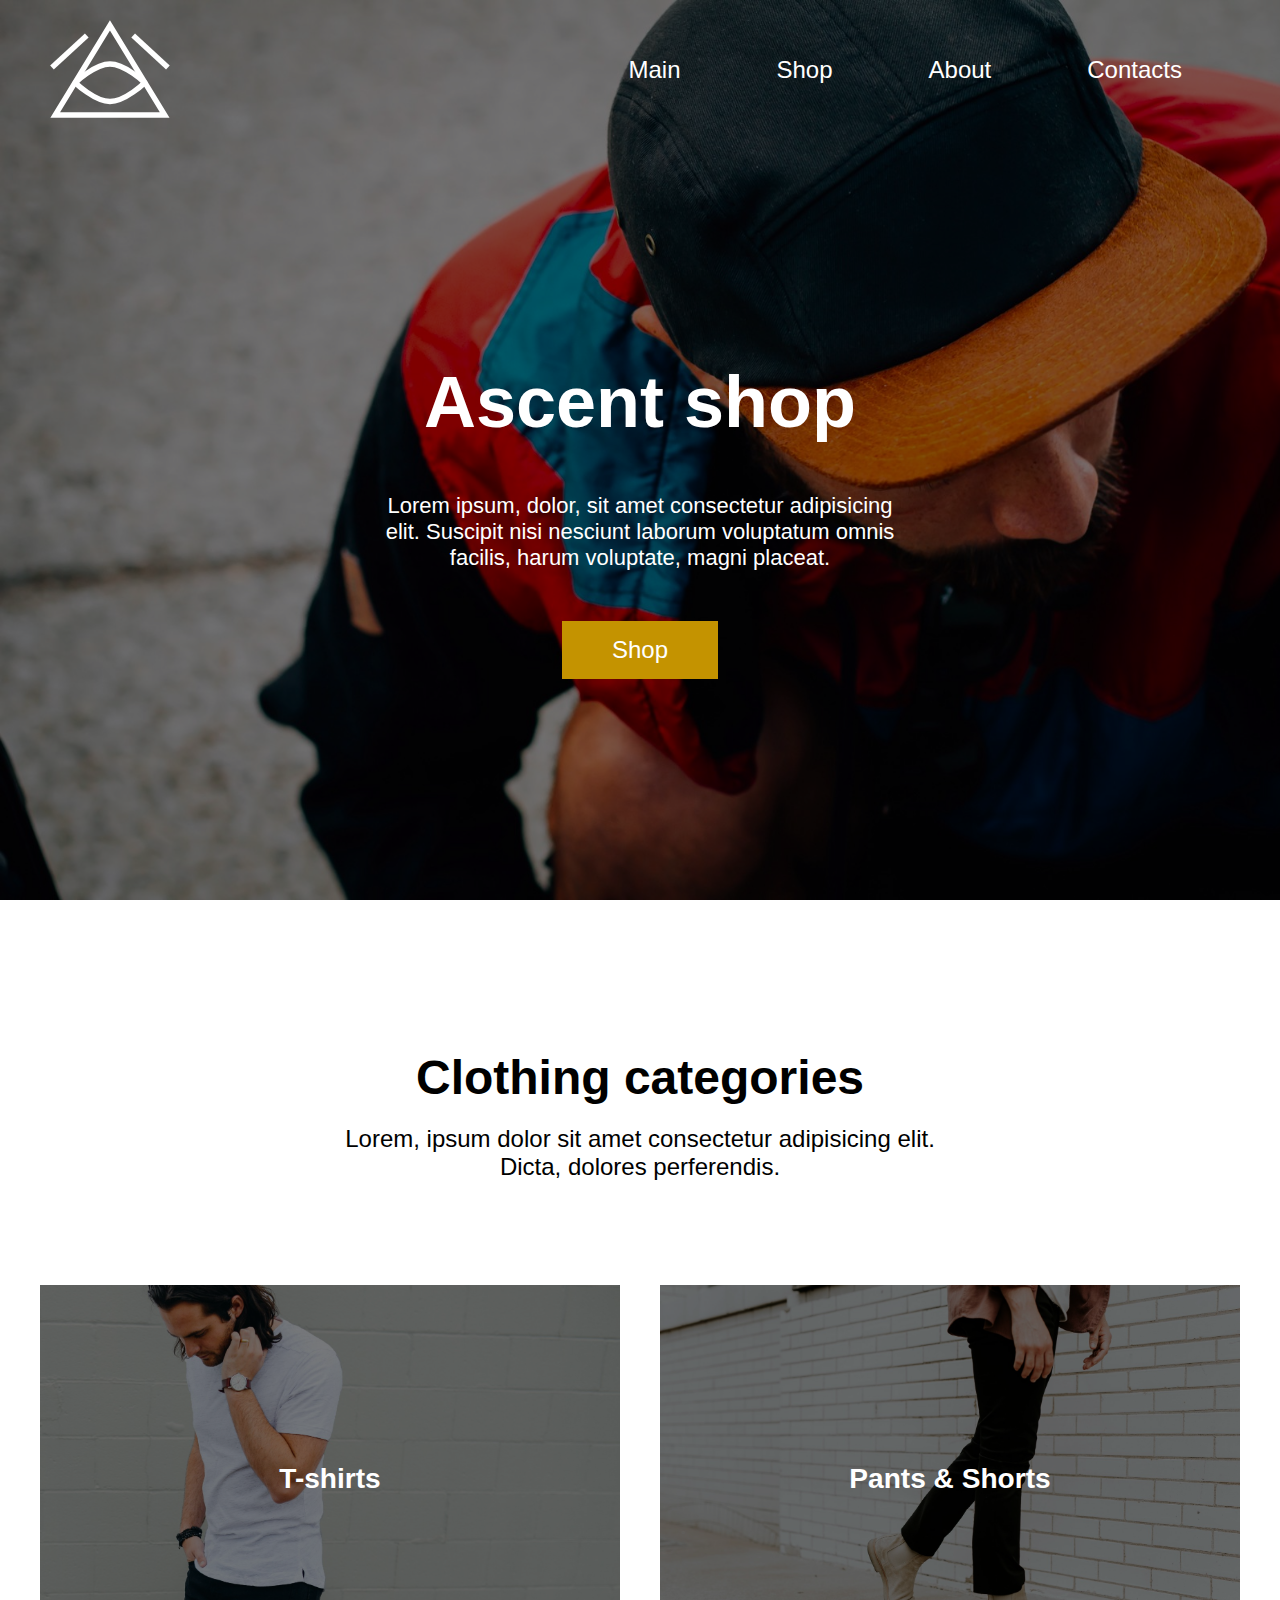
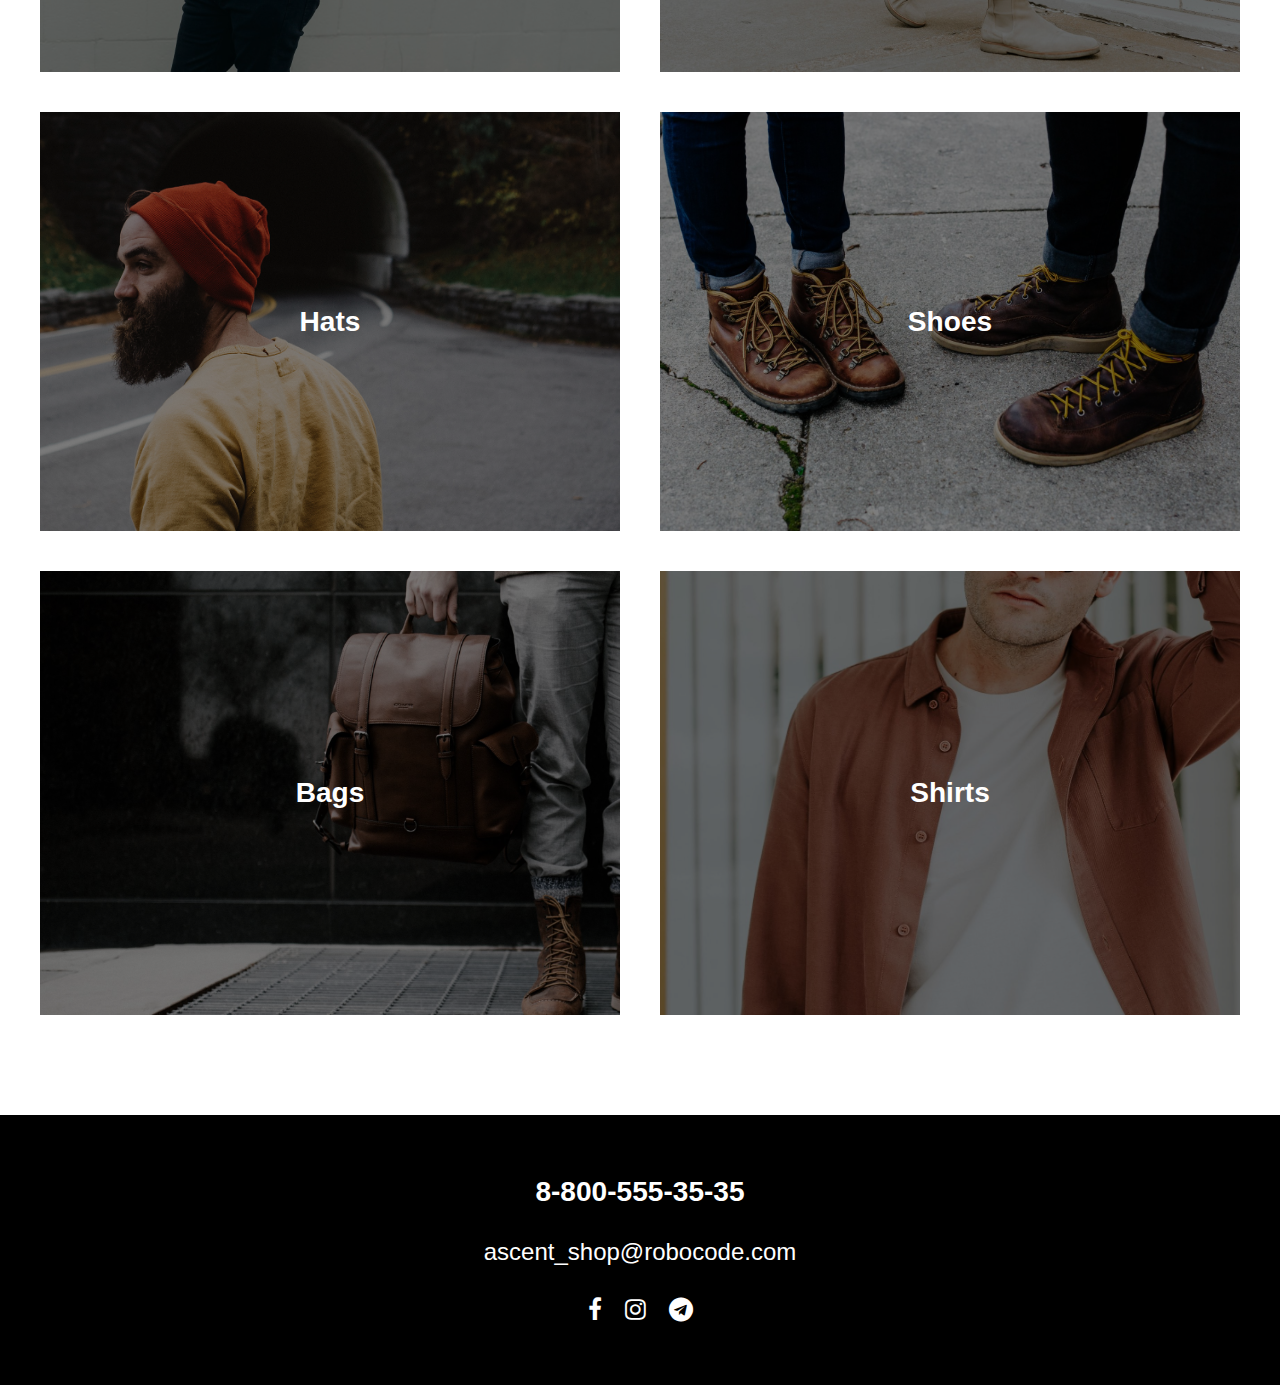
<file: index.html>
<!DOCTYPE html>
<html>
<head>
	<title>Grid-shop</title>
	<link rel="stylesheet" href="https://maxcdn.bootstrapcdn.com/font-awesome/4.7.0/css/font-awesome.min.css">
	<link rel="stylesheet" type="text/css" href="styleMain.css">
</head>
<body>
	<div class="main-grid">
		<header>
			<nav>
				<img class="logo" src="images/logo.svg">
				<div class="menu">
					<ul>
						<li><a href="index.html">Main</a></li>
						<li><a href="shop.html">Shop</a></li>
						<li><a href="about.html">About</a></li>
						<li><a href="contacts.html">Contacts</a></li>
					</ul>
				</div>
			</nav>

			<div class="banner">
				<h1>Ascent shop</h1>
				<p>Lorem ipsum, dolor, sit amet consectetur adipisicing elit. Suscipit nisi nesciunt laborum voluptatum omnis facilis, harum voluptate, magni placeat.</p>
				<a href="">
					<div class="button">
						Shop
					</div>
				</a>
			</div>			
		</header>

		<section class="clothes">
			<h1>Clothing categories</h1>
			<p>Lorem, ipsum dolor sit amet consectetur adipisicing elit. <br>Dicta, dolores perferendis.</p>
		</section>
		<div class="tiles">
			<div class="item">
				<img class="item_img" src="images/T-shirts.jpg">
				<div class="item_overlay">
					<h3>T-shirts</h3>
				</div>
			</div>
			<div class="item">
				<img class="item_img" src="images/Pants.jpg">
				<div class="item_overlay">
					<h3>Pants & Shorts</h3>
				</div>
			</div>
			<div class="item">
				<img class="item_img" src="images/Hats.jpg">
				<div class="item_overlay">
					<h3>Hats</h3>
				</div>
			</div>
			<div class="item">
				<img class="item_img" src="images/Shoes.jpg">
				<div class="item_overlay">
					<h3>Shoes</h3>
				</div>
			</div>
			<div class="item">
				<img class="item_img" src="images/Bags.jpg">
				<div class="item_overlay">
					<h3>Bags</h3>
				</div>
			</div>
			<div class="item">
				<img class="item_img" src="images/Shirts.jpg">
				<div class="item_overlay">
					<h3>Shirts</h3>
				</div>
			</div>
		</div>

		<footer>
			<h3>8-800-555-35-35</h3>
			<p>ascent_shop@robocode.com</p>
			<div class="social_contacts">
				<a href="#"><i class="fa fa-facebook"></i></a>
				<a href="#"><i class="fa fa-instagram"></i></a>
				<a href="#"><i class="fa fa-telegram"></i></a>
			</div>
		</footer>
	</div>
</body>
</html>
</file>
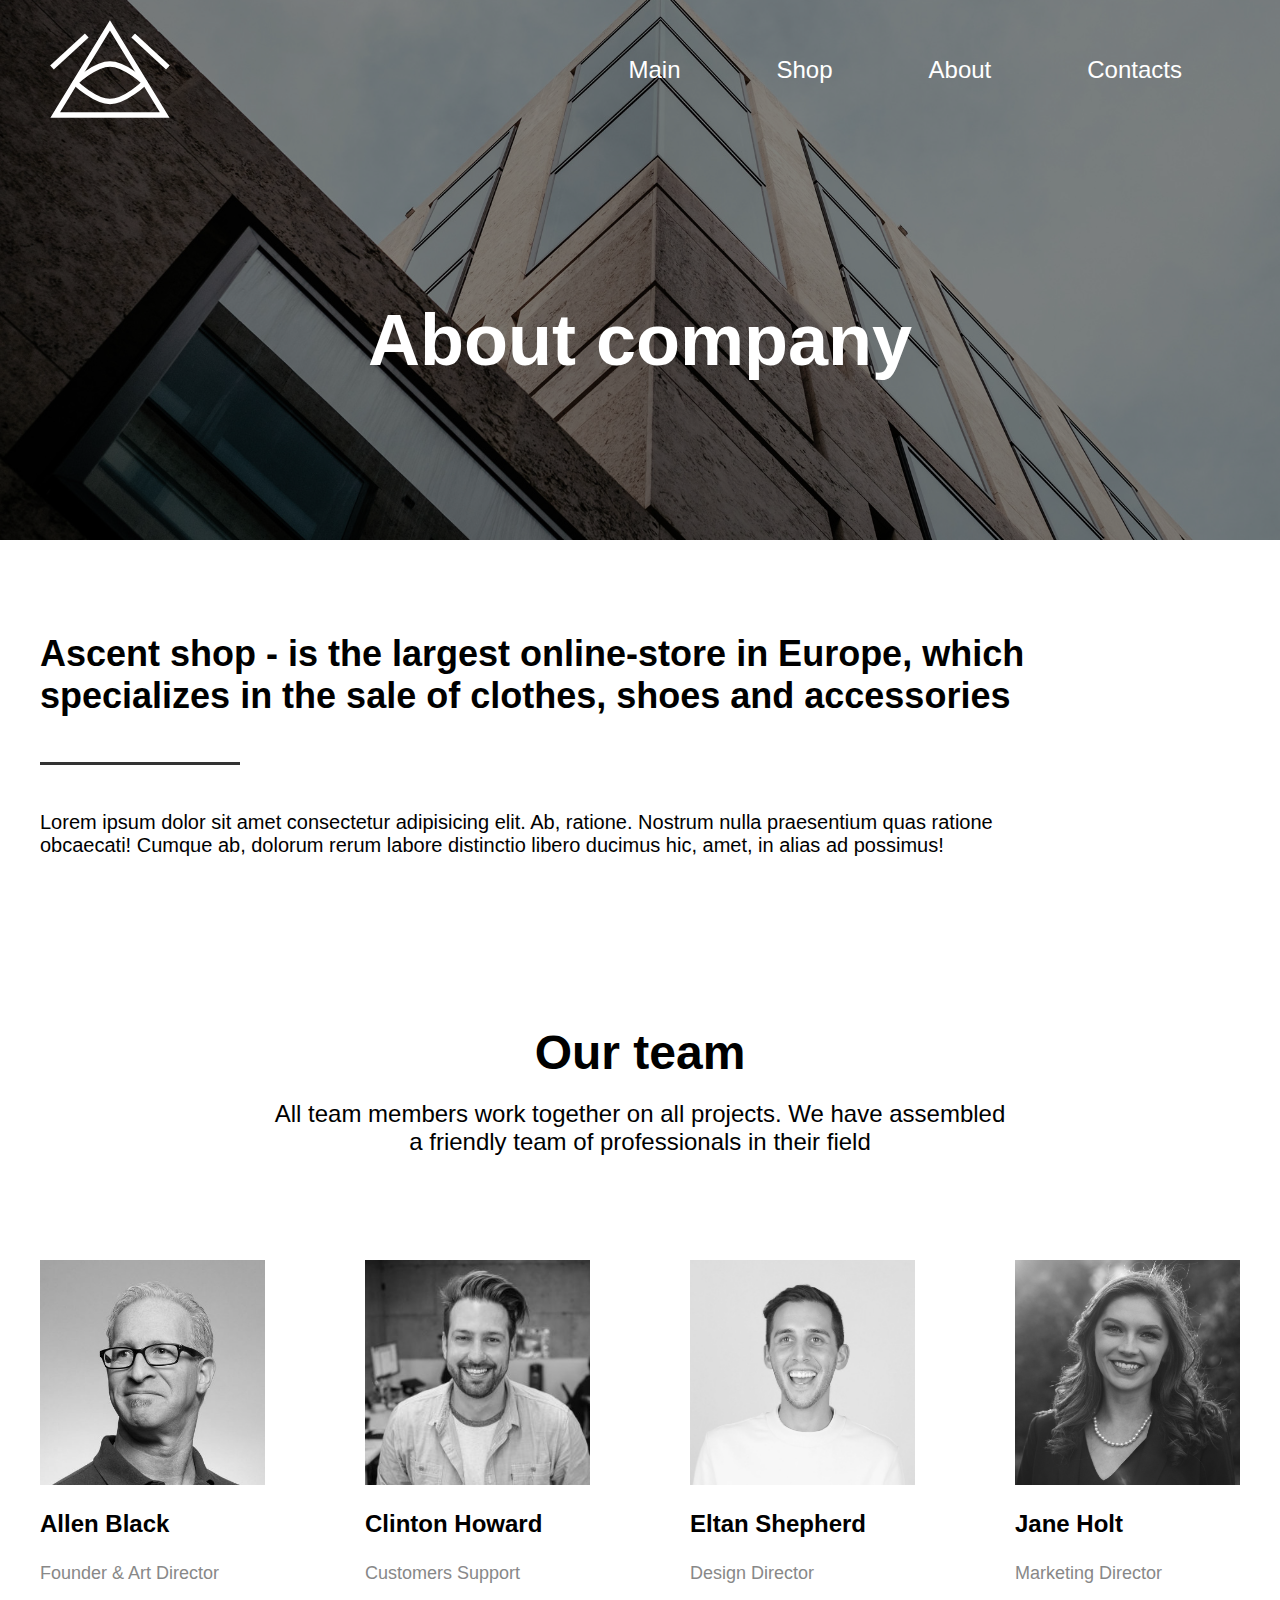
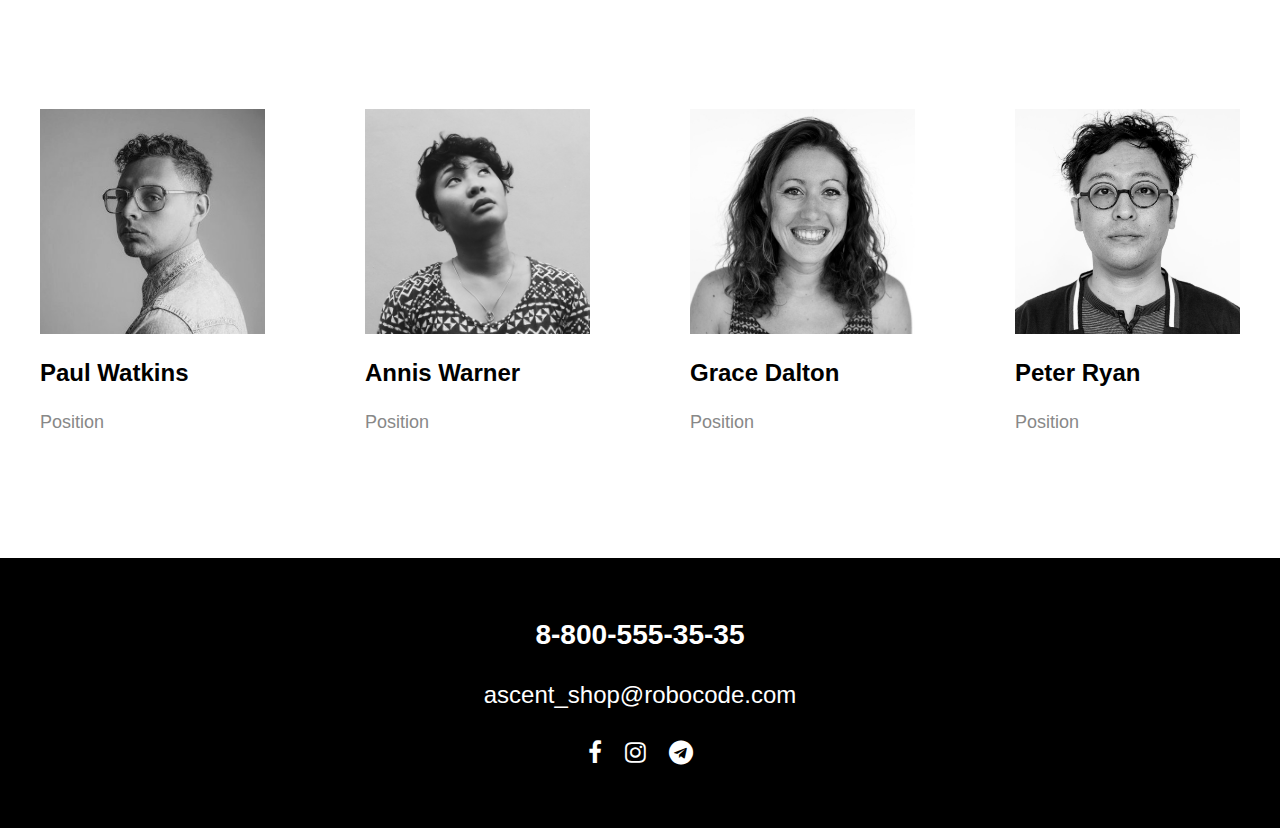
<file: about.html>
<!DOCTYPE html>
<html>
<head>
	<title>Grid-shop</title>
	<link rel="stylesheet" href="https://maxcdn.bootstrapcdn.com/font-awesome/4.7.0/css/font-awesome.min.css">
	<link rel="stylesheet" type="text/css" href="style.css">
</head>
<body>
	<div class="main-grid">
		<header class="about_header">
			<nav>
				<img class="logo" src="images/logo.svg">
				<div class="menu">
					<ul>
						<li><a href="index.html">Main</a></li>
						<li><a href="shop.html">Shop</a></li>
						<li><a href="about.html">About</a></li>
						<li><a href="contacts.html">Contacts</a></li>
					</ul>
				</div>
			</nav>

			<div class="banner">
				<h1>About company</h1>
			</div>			
		</header>

		<section class="description">
			<h2>
				Ascent shop - is the largest online-store in Europe, which specializes in the sale of clothes, shoes and accessories
			</h2>
			<hr style="width:200px;height:3px;border:none;color:#333;background-color:#333;">
			<p style="font-size: 20px;">
				Lorem ipsum dolor sit amet consectetur adipisicing elit. Ab, ratione. Nostrum nulla praesentium quas ratione obcaecati! Cumque ab, dolorum rerum labore distinctio libero ducimus hic, amet, in alias ad possimus!
			</p>
		</section>	



		<section class="contentInfo">
			<h1>Our team</h1>
			<p>All team members work together on all projects. We have assembled<br> a friendly team of professionals in their field</p>
		</section>
		<div class="tiles_team">
			<div class="item">
				<img class="item_img" src="images/Team/1.jpg">
				<div class="item_info">
					<p class="team_name"><strong>Allen Black</strong></p>
					<p class="position">Founder & Art Director</p>
				</div>
			</div>
			<div class="item">
				<img class="item_img" src="images/Team/2.jpg">
				<div class="item_info">
					<p class="team_name"><strong>Clinton Howard</strong></p>
					<p class="position">Customers Support</p>
				</div>
			</div>
			<div class="item">
				<img class="item_img" src="images/Team/3.jpg">
				<div class="item_info">
					<p class="team_name"><strong>Eltan Shepherd</strong></p>
					<p class="position">Design Director</p>
				</div>
			</div>
			<div class="item">
				<img class="item_img" src="images/Team/4.jpg">
				<div class="item_info">
					<p class="team_name"><strong>Jane Holt</strong></p>
					<p class="position">Marketing Director</p>
				</div>
			</div>
			<div class="item">
				<img class="item_img" src="images/Team/5.jpg">
				<div class="item_info">
					<p class="team_name"><strong>Paul Watkins</strong></p>
					<p class="position">Position</p>
				</div>
			</div>
			<div class="item">
				<img class="item_img" src="images/Team/6.jpg">
				<div class="item_info">
					<p class="team_name"><strong>Annis Warner</strong></p>
					<p class="position">Position</p>
				</div>
			</div>
			<div class="item">
				<img class="item_img" src="images/Team/7.jpg">
				<div class="item_info">
					<p class="team_name"><strong>Grace Dalton</strong></p>
					<p class="position">Position</p>
				</div>
			</div>
			<div class="item">
				<img class="item_img" src="images/Team/8.jpg">
				<div class="item_info">
					<p class="team_name"><strong>Peter Ryan</strong></p>
					<p class="position">Position</p>
				</div>
			</div>
		</div>

		<footer>
			<h3>8-800-555-35-35</h3>
			<p>ascent_shop@robocode.com</p>
			<div class="social_contacts">
				<a href="#"><i class="fa fa-facebook"></i></a>
				<a href="#"><i class="fa fa-instagram"></i></a>
				<a href="#"><i class="fa fa-telegram"></i></a>
			</div>
		</footer>
	</div>
</body>
</html>
</file>
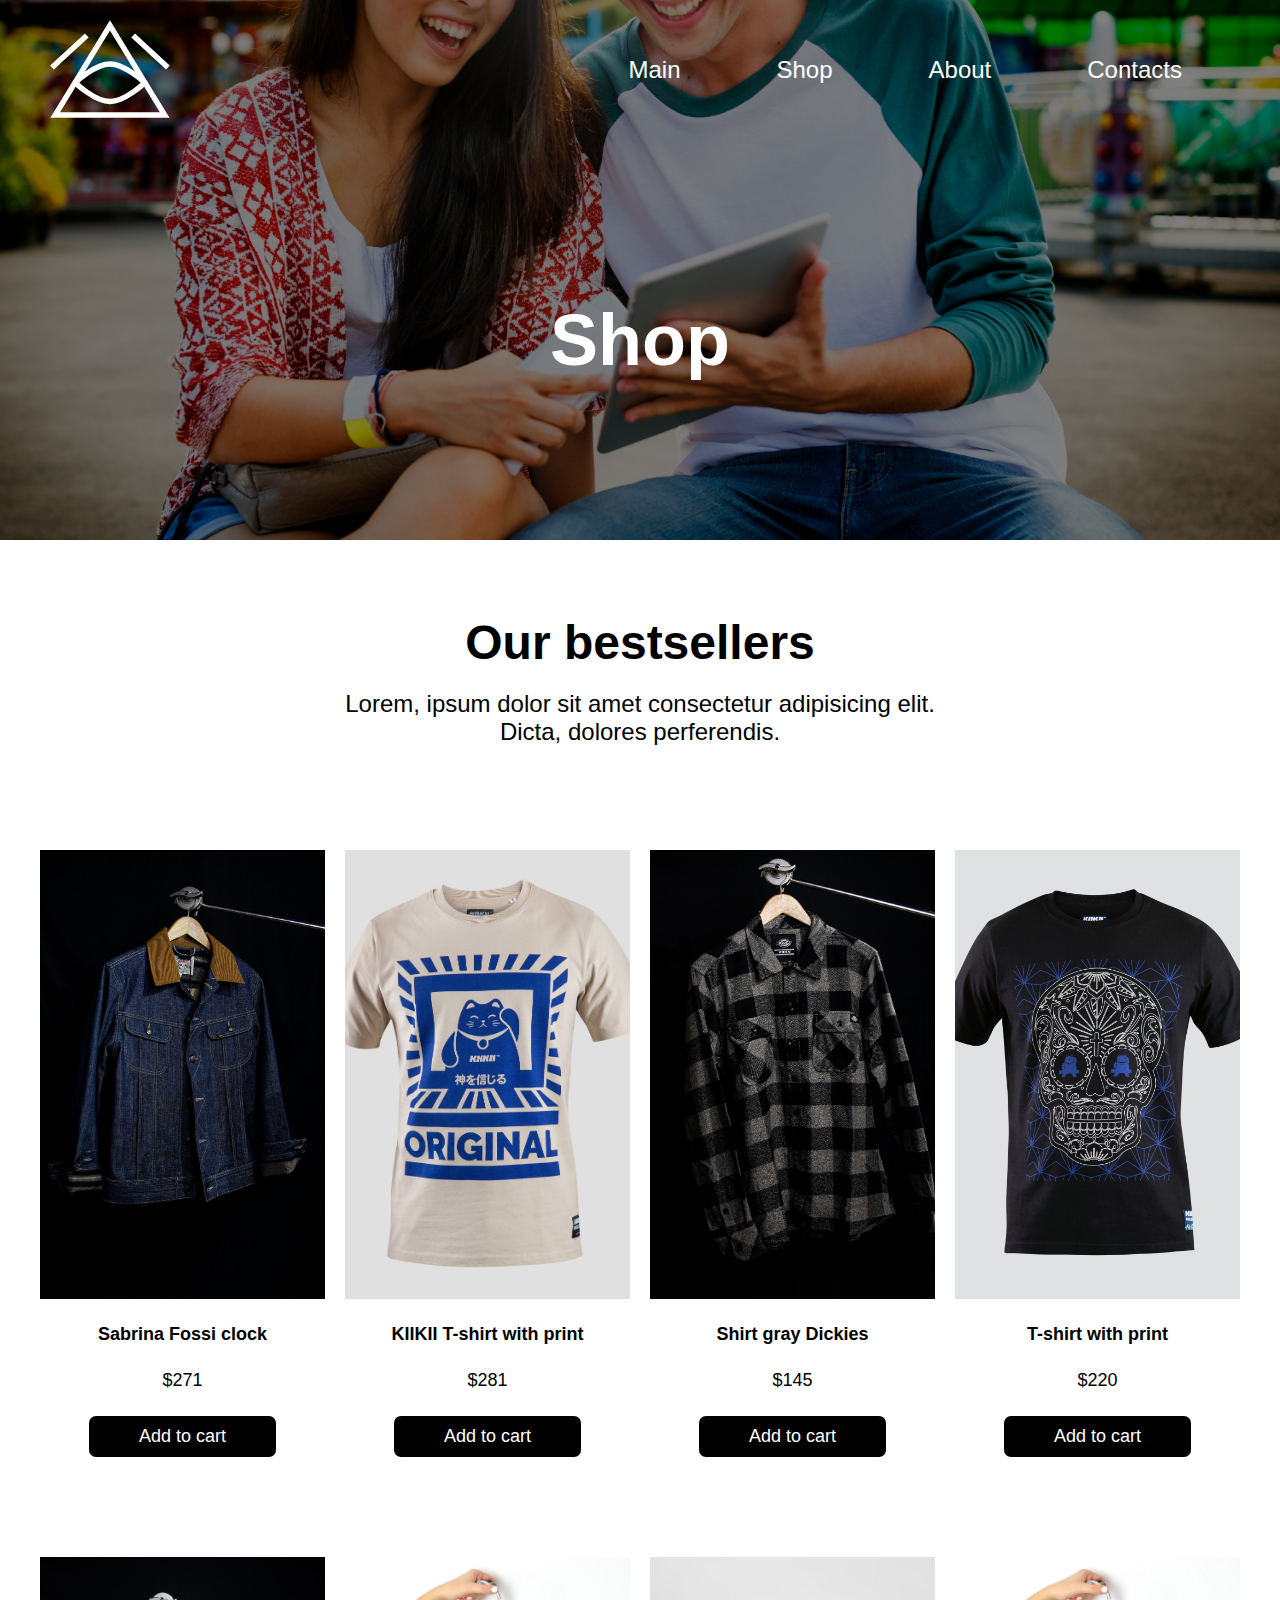
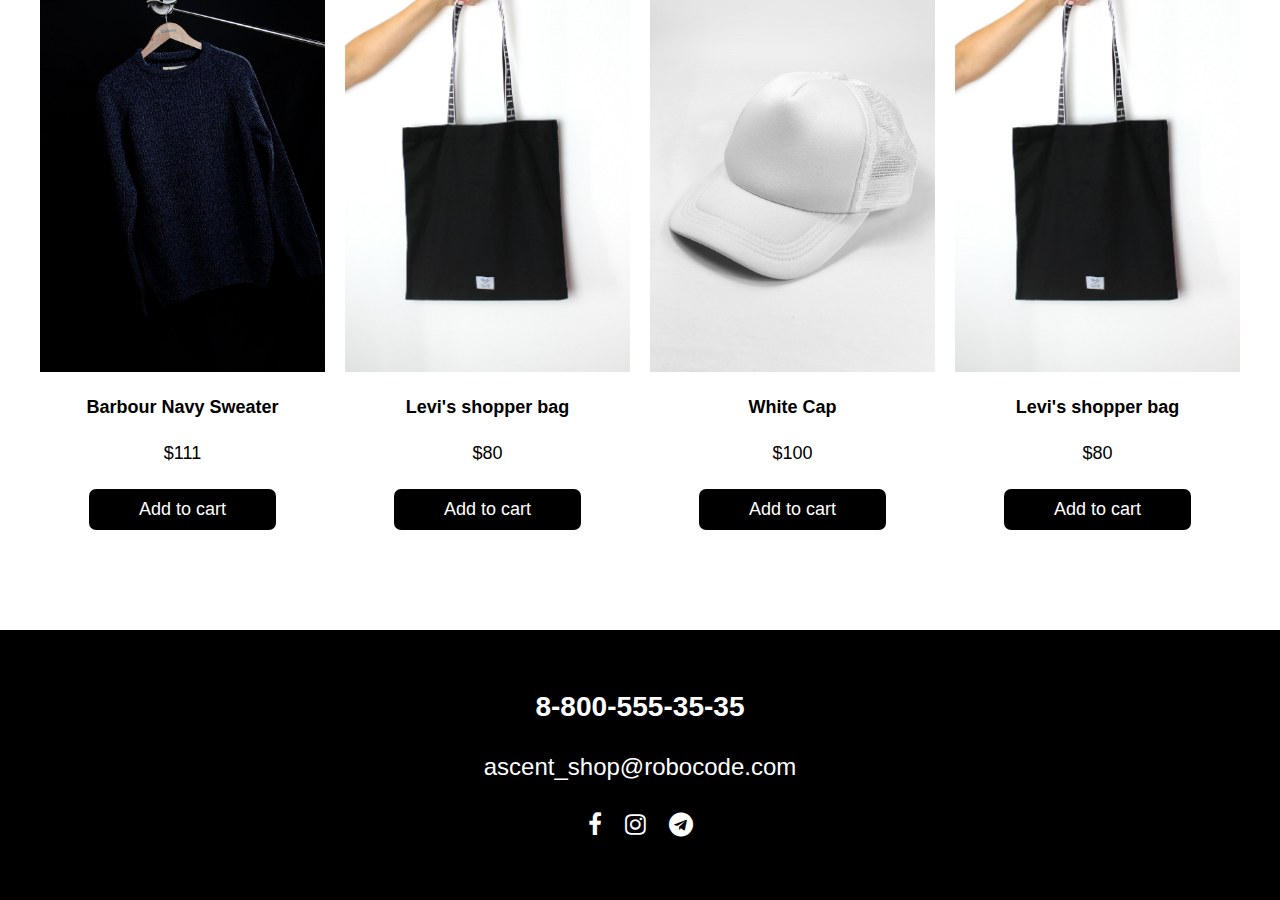
<file: shop.html>
<!DOCTYPE html>
<html>
<head>
	<title>Grid-shop</title>
	<link rel="stylesheet" href="https://maxcdn.bootstrapcdn.com/font-awesome/4.7.0/css/font-awesome.min.css">
	<link rel="stylesheet" type="text/css" href="style.css">
</head>
<body>
	<div class="main-grid">
		<header class="shop_header">
			<nav>
				<img class="logo" src="images/logo.svg">
				<div class="menu">
					<ul>
						<li><a href="index.html">Main</a></li>
						<li><a href="shop.html">Shop</a></li>
						<li><a href="about.html">About</a></li>
						<li><a href="contacts.html">Contacts</a></li>
					</ul>
				</div>
			</nav>

			<div class="banner">
				<h1>Shop</h1>
			</div>			
		</header>

		<section class="contentInfo">
			<h1>Our bestsellers</h1>
			<p>Lorem, ipsum dolor sit amet consectetur adipisicing elit. <br>Dicta, dolores perferendis.</p>
		</section>
		<div class="tiles">
			<div class="item">
				<img class="item_img" src="images/shop_tile1.jpg">
				<div class="item_info">
					<p><strong>Sabrina Fossi clock</strong></p>
					<p>$271</p>
				</div>
				<a href="">
					<div class="button">
						Add to cart
					</div>
				</a>
			</div>
			<div class="item">
				<img class="item_img" src="images/shop_tile2.jpg">
				<div class="item_info">
					<p><strong>KIIKII T-shirt with print</strong></p>
					<p>$281</p>
				</div>
				<a href="">
					<div class="button">
						Add to cart
					</div>
				</a>
			</div>
			<div class="item">
				<img class="item_img" src="images/shop_tile3.jpg">
				<div class="item_info">
					<p><strong>Shirt gray Dickies</strong></p>
					<p>$145</p>
				</div>
				<a href="">
					<div class="button">
						Add to cart
					</div>
				</a>
			</div>
			<div class="item">
				<img class="item_img" src="images/shop_tile4.jpg">
				<div class="item_info">
					<p><strong>T-shirt with print</strong></p>
					<p>$220</p>
				</div>
				<a href="">
					<div class="button">
						Add to cart
					</div>
				</a>
			</div>
			<div class="item">
				<img class="item_img" src="images/shop_tile5.jpg">
				<div class="item_info">
					<p><strong>Barbour Navy Sweater</strong></p>
					<p>$111</p>
				</div>
				<a href="">
					<div class="button">
						Add to cart
					</div>
				</a>
			</div>
			<div class="item">
				<img class="item_img" src="images/shop_tile6.png">
				<div class="item_info">
					<p><strong>Levi's shopper bag</strong></p>
					<p>$80</p>
				</div>
				<a href="">
					<div class="button">
						Add to cart
					</div>
				</a>
			</div>
			<div class="item">
				<img class="item_img" src="images/shop_tile7.jpg">
				<div class="item_info">
					<p><strong>White Cap</strong></p>
					<p>$100</p>
				</div>
				<a href="">
					<div class="button">
						Add to cart
					</div>
				</a>
			</div>
			<div class="item">
				<img class="item_img" src="images/shop_tile8.png">
				<div class="item_info">
					<p><strong>Levi's shopper bag</strong></p>
					<p>$80</p>
				</div>
				<a href="">
					<div class="button">
						Add to cart
					</div>
				</a>
			</div>
		</div>

		<footer>
			<h3>8-800-555-35-35</h3>
			<p>ascent_shop@robocode.com</p>
			<div class="social_contacts">
				<a href="#"><i class="fa fa-facebook"></i></a>
				<a href="#"><i class="fa fa-instagram"></i></a>
				<a href="#"><i class="fa fa-telegram"></i></a>
			</div>
		</footer>
	</div>
</body>
</html>
</file>
<file: styleMain.css>
* {
	margin: 0;
	padding: 0;
}

body {
	font-size: 24px;
	font-family: sans-serif;
}

a {
	text-decoration: none;
	color: white;
}

.main-grid {
	display: grid;
	grid-template-columns: 1fr repeat(2, minmax(auto, 25em)) 1fr;
}

header {
	background-image: url("images/header_back.jpg");
	background-size: cover;
	box-shadow: inset 0 0 0 1000px rgba(0,0,0,.5);
	grid-column: 1 / -1;
	height: 100vh;
	color: white;
	display: flex;
	flex-direction: column;
}

nav {
	height: 100px;
	display: flex;
	justify-content: space-between;
	align-items: center;
	padding: 20px 50px;
}

.logo {
	height: 100%;
}

.menu ul {
	display: flex;
	list-style: none;
}

.menu ul li {
	padding: 1em 2em;
}

.menu ul li a {
	color: white;
	text-decoration: none;
}

.menu ul li a:hover {
	color: orange;
	transition: 0.9s;
}

.banner {
	flex-grow: 1;
	display: flex;
	flex-direction: column;
	justify-content: center;
	align-items: center;
}

.banner h1 {
	font-size: 72px;
}

.banner p {
	font-size: 22px;
	text-align: center;
	max-width: 40%;
	padding: 50px 0;
}

.button {
	background: #c49300;
	color: white;
	padding: 15px 50px;
}

.button:hover {
	background: #8c6900;
	transition: 0.9s;
}


.clothes {
	grid-column: 2 / -2;
	height: 15vh;
	display: flex;
	flex-direction: column;
	justify-content: space-around;
	align-items: center;
	padding-top: 150px;
	padding-bottom: 100px;
}

.clothes p {
	padding: 20px;
	text-align: center;
}

.tiles{
	grid-column: 2 / -2;
	display: grid;
	grid-template-columns: 1fr 1fr;
	grid-gap: 40px;
	margin-bottom: 100px;
}

.item {
	display: grid;
	grid-template-columns: 1;
	grid-template-rows: 1;
	overflow: hidden;
}

.item img {
	grid-column: 1 / -1;
	grid-row: 1 / -1;
	width: 100%;
	height: 100%;
	object-fit: cover;
}

.item_overlay {
  background: rgba(0, 0, 0, 0.5);
  grid-column: 1 / -1;
  grid-row: 1 / -1;
  z-index: 2;
  display: grid;
  justify-items: center;
  align-items: center;
  color: white;
}

.item:hover .item_img {
	transform: /*rotate(5deg)*/ scale(1.15);
	transition: 0.5s;
}

footer {
	grid-column: 1 / -1;
	height: 30vh;
	background: black;
	color: white;
	display: flex;
	flex-direction: column;
	justify-content: center;
	align-items: center;
}

footer p {
	padding: 30px 0;
}

.social_contacts {
	display: flex;
	width: 10vw;
	justify-content: space-around;
}

.social_contacts a:hover {
	color: orange;
	transition: 0.9s;
}
</file>
<file: style.css>
* {
	margin: 0;
	padding: 0;
}

body {
	font-size: 24px;
	font-family: sans-serif;
}

a {
	text-decoration: none;
	color: white;
}

.main-grid {
	display: grid;
	grid-template-columns: 1fr repeat(2, minmax(auto, 25em)) 1fr;
}

.shop_header{
	background-image: url("images/shop_header_back.jpg");
}

.about_header{
	background-image: url("images/about_header_back.jpg");
}

header {
	background-size: cover;
	background-position: center center;
	box-shadow: inset 0 0 0 1000px rgba(0,0,0,.5);
	grid-column: 1 / -1;
	height: 60vh;
	color: white;
	display: flex;
	flex-direction: column;
}

nav {
	height: 100px;
	display: flex;
	justify-content: space-between;
	align-items: center;
	padding: 20px 50px;
}

.logo {
	height: 100%;
}

.menu ul {
	display: flex;
	list-style: none;
}

.menu ul li {
	padding: 1em 2em;
}

.menu ul li a {
	color: white;
	text-decoration: none;
}

.menu ul li a:hover {
	color: orange;
	transition: 0.9s;
}

.banner {
	flex-grow: 1;
	display: flex;
	flex-direction: column;
	justify-content: center;
	align-items: center;
}

.banner h1 {
	font-size: 72px;
}

.banner p {
	font-size: 22px;
	text-align: center;
	max-width: 40%;
	padding: 50px 0;
}

.description {
	grid-column: 2 / -2;
	height: 30vh;
	display: flex;
	flex-direction: column;
	justify-content: space-around;
	padding: 70px 0;
	padding-right: 15vw;
}


.contentInfo {
	grid-column: 2 / -2;
	height: 15vh;
	display: flex;
	flex-direction: column;
	justify-content: space-around;
	align-items: center;
	padding-top: 75px;
	padding-bottom: 100px;
}

.contentInfo p {
	padding: 20px;
	text-align: center;
}

.tiles{
	grid-column: 2 / -2;
	display: grid;
	grid-template-columns: 1fr 1fr 1fr 1fr;
	grid-column-gap: 20px;
	grid-row-gap: 100px;
	margin-bottom: 100px;
}

.tiles .item {
	display: flex;
	justify-content: center;
	align-items: center;
	flex-direction: column;
	font-size: 18px;
}

.tiles .item p {
	text-align: center;
	margin: 25px;
}

.tiles .item img {
	width: 100%;
	height: 100%;
	object-fit: cover;
}


.button {
	background: #000;
	border-radius: 7px;
	text-align: 18px;
	color: white;
	padding: 10px 50px;
}

.button:hover {
	background: #8c6900;
	transition: 0.9s;
}

.tiles_team {
	grid-column: 2 / -2;
	display: grid;
	grid-template-columns: 1fr 1fr 1fr 1fr;
	grid-column-gap: 100px;
	grid-row-gap: 100px;
	margin-bottom: 100px;
}

.tiles_team .item {
	display: flex;
	justify-content: center;
	/*align-items: center;*/
	flex-direction: column;
	font-size: 18px;
}

.tiles_team .item p {
	/*text-align: center;*/
	margin: 25px 0;
}

.tiles_team .item img {
	width: 100%;
	height: 100%;
	object-fit: cover;
}

.team_name {
	font-size: 24px;
}

.position {
	font-size: 18px;
	color: #888;
}

footer {
	grid-column: 1 / -1;
	height: 30vh;
	background: black;
	color: white;
	display: flex;
	flex-direction: column;
	justify-content: center;
	align-items: center;
}

footer p {
	padding: 30px 0;
}

.social_contacts {
	display: flex;
	width: 10vw;
	justify-content: space-around;
}

.social_contacts a:hover {
	color: orange;
	transition: 0.9s;
}
</file>
